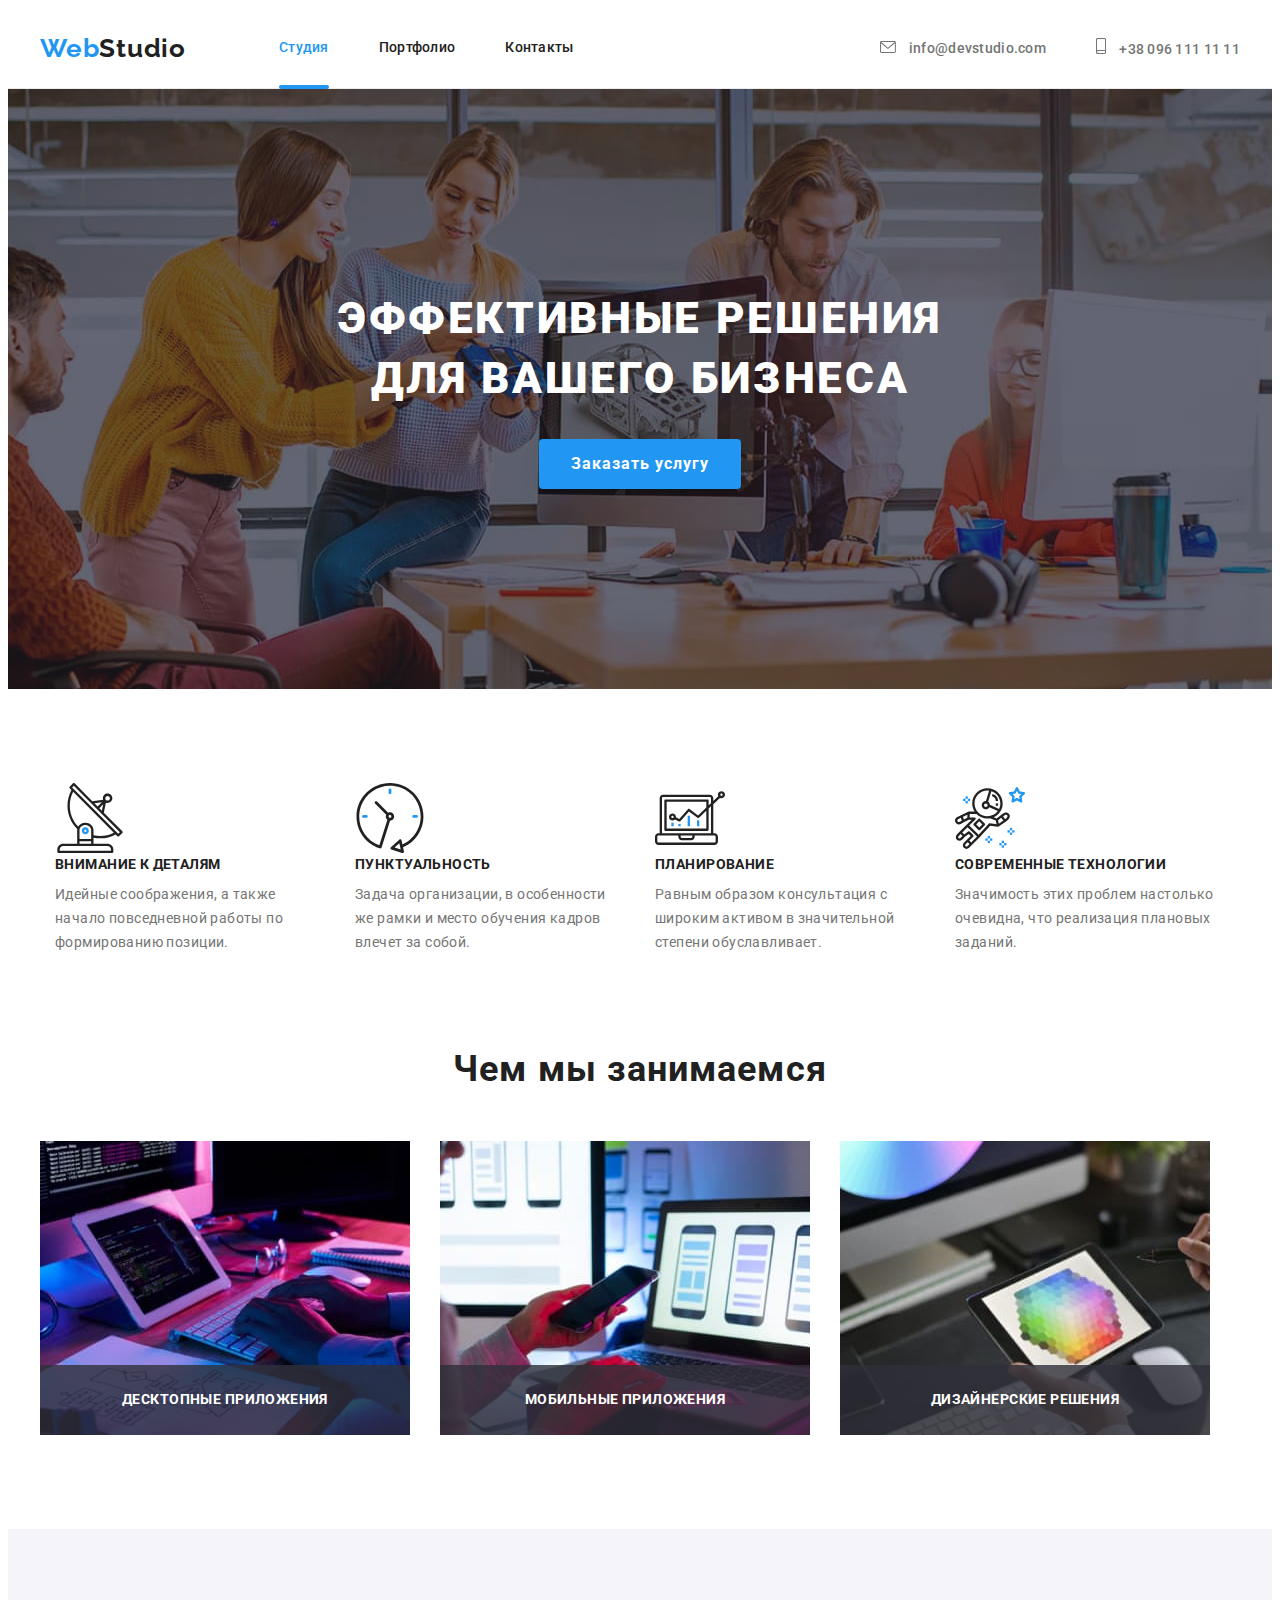
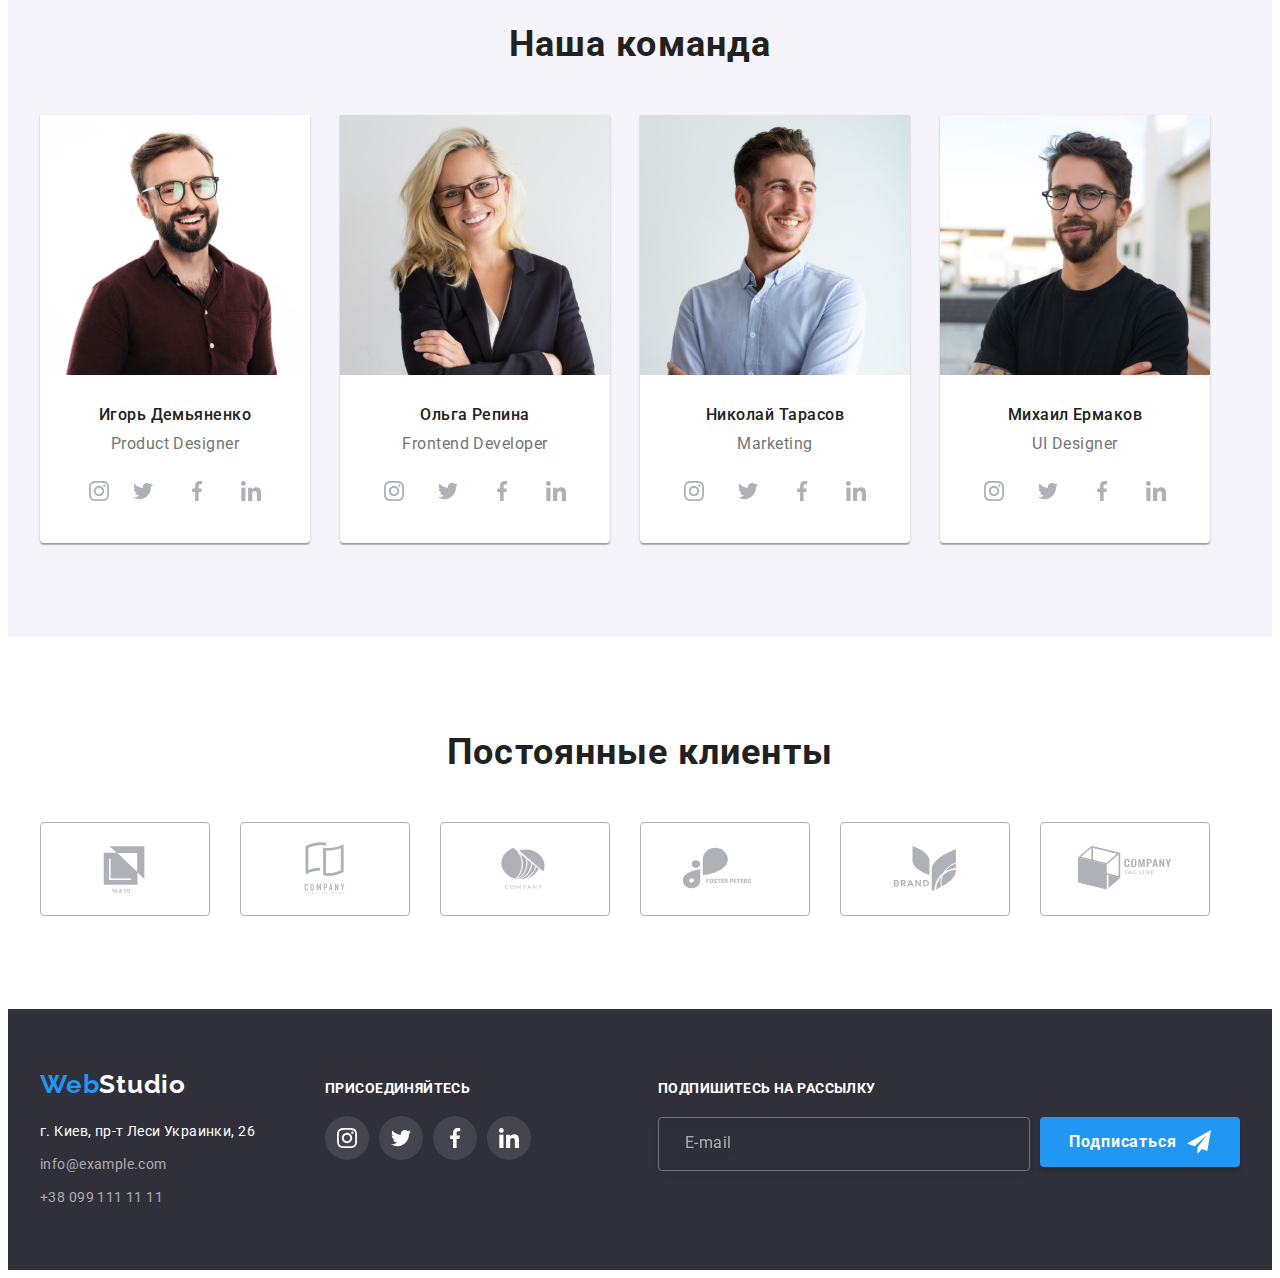
<file: index.html>
<!DOCTYPE html>
<html lang="ru">
  <head>
    <meta charset="UTF-8" />
    <meta http-equiv="X-UA-Compatible" content="IE=edge" />
    <meta name="viewport" content="width=device-width, initial-scale=1.0" />
    <title>WebStudio</title>
    <link rel="preconnect" href="https://fonts.googleapis.com" />
    <link rel="preconnect" href="https://fonts.gstatic.com" crossorigin />
    <link
      href="https://fonts.googleapis.com/css2?family=Raleway:wght@700&family=Roboto:wght@400;500;700;900&display=swap"
      rel="stylesheet"
    />
    <link
      rel="stylesheet"
      href="https://cdnjs.cloudflare.com/ajax/libs/modern-normalize/1.1.0/modern-normalize.min.css"
      integrity="sha512-wpPYUAdjBVSE4KJnH1VR1HeZfpl1ub8YT/NKx4PuQ5NmX2tKuGu6U/JRp5y+Y8XG2tV+wKQpNHVUX03MfMFn9Q=="
      crossorigin="anonymous"
      referrerpolicy="no-referrer"
    />
    <link rel="stylesheet" href="./css/main.min.css" />
  </head>
  <body>
    <!--header-->
    <header class="header">
      <div class="container header__container ">
        <a class="logo header__logo " lang="en" href="./index.html" target="_self"
          ><span class="logo__first-part">Web</span>Studio</a
        >
        <nav class="nav">
          <ul class="nav__list">
            <li class="nav__item">
              <a class="nav__link nav__link--active" href="./index.html">Студия</a>
            </li>
            <li class="nav__item">
              <a class="nav__link " href="./portfolio.html" target="_self">Портфолио</a>
            </li>
            <li class="nav__item"><a class="nav__link" href="">Контакты</a></li>
          </ul>
        </nav>
        <ul class="contacts-list list">
          <li class="contacts-list__item">
            <a class="contacts-list__link link" href="mailto:info@devstudio.com" title="Send email">
              <svg class="contacts-list__icon" width="16" height="12">
                <use href="./images/symbol-defs.svg#icon-envelope"></use>
              </svg>
              info@devstudio.com</a
            >
          </li>
          <li class="contacts-list__item">
            <a class="contacts-list__link link" href="tel:+380961111111" title="Call">
              <svg class="contacts-list__icon" width="10" height="16">
                <use href="./images/symbol-defs.svg#icon-smartphone"></use>
              </svg>
              +38 096 111 11 11</a
            >
          </li>
        </ul>
      </div>
    </header>
    <!--main-->
    <main class="main">
      <!--hero-->
      <section class="hero">
        <div class="container">
          <h1 class="hero__title">Эффективные решения для вашего бизнеса</h1>
          <button class="hero__btn" type="button" data-modal-open>Заказать услугу</button>
        </div>
      </section>
      <!--skils-->
      <section class="section">
        <div class="container">
          <h2 class="visually-hidden">Наши преимущества</h2>
          <ul class="skils-list">
            <li class="skils-list__item">
              <div class="skils-list__icon-field">
                <svg width="70" height="70">
                  <use href="./images/symbol-defs.svg#icon-antenna-1"></use>
                </svg>
              </div>
              <h3 class="skils-list__title">Внимание к деталям</h3>
              <p class="skils-list__text">
                Идейные соображения, а также начало повседневной работы по формированию позиции.
              </p>
            </li>
            <li class="skils-list__item">
              <div class="skils-list__icon-field">
                <svg width="70" height="70">
                  <use href="./images/symbol-defs.svg#icon-clock-1"></use>
                </svg>
              </div>
              <h3 class="skils-list__title">Пунктуальность</h3>
              <p class="skils-list__text">
                Задача организации, в особенности же рамки и место обучения кадров влечет за собой.
              </p>
            </li>
            <li class="skils-list__item">
              <div class="skils-list__icon-field">
                <svg width="70" height="70">
                  <use href="./images/symbol-defs.svg#icon-diagram-1"></use>
                </svg>
              </div>
              <h3 class="skils-list__title">Планирование</h3>
              <p class="skils-list__text">
                Равным образом консультация с широким активом в значительной степени обуславливает.
              </p>
            </li>
            <li class="skils-list__item">
              <div class="skils-list__icon-field">
                <svg width="70" height="70">
                  <use href="./images/symbol-defs.svg#icon-astronaut-1"></use>
                </svg>
              </div>
              <h3 class="skils-list__title">Современные технологии</h3>
              <p class="skils-list__text">
                Значимость этих проблем настолько очевидна, что реализация плановых заданий.
              </p>
            </li>
          </ul>
        </div>
      </section>
      <!--activity-->
      <section class="section section--no-padding-top">
        <div class="container">
          <h2 class="section__title">Чем мы занимаемся</h2>
          <ul class="activity-list">
            <li class="activity-list__item">
              <img src="./images/img.jpg" alt="koding work" width="370" height="294" />
              <div class="activity-list__block">
                <p class="activity-list__text">Десктопные приложения</p>
              </div>
            </li>
            <li class="activity-list__item">
              <img src="./images/img2.jpg" alt="developing aplication" width="370" height="294" />
              <div class="activity-list__block">
                <p class="activity-list__text">Мобильные приложения</p>
              </div>
            </li>
            <li class="activity-list__item">
              <img src="./images/img3.jpg" alt="design work" width="370" height="294" />
              <div class="activity-list__block">
                <p class="activity-list__text">Дизайнерские решения</p>
              </div>
            </li>
          </ul>
        </div>
      </section>
      <!--team-->
      <section class="section section--other-background-color">
        <div class="container">
          <h2 class="section__title">Наша команда</h2>
          <ul class="team-list">
            <li class="team-list__item">
              <img
                src="./images/img4.jpg"
                alt="personal photo"
                width="270"
                height="260"
              />
              <div class="team-list__box">
                <h3 class="team-list__title">Игорь Демьяненко</h3>
                <p class="team-list__text" lang="en">Product Designer</p>
                <ul class="social-list ">
                  <li class="list__item">
                    <a href="" class="social-list__link">
                      <svg class="social-list__icon" width="20" height="20">
                        <use href="./images/symbol-defs.svg#icon-instagram-1"></use>
                      </svg>
                    </a>
                  </li>
                  <li class="social-list__item">
                    <a href="" class="social-list__link">
                      <svg class="social-list__icon" width="20" height="20">
                        <use href="./images/symbol-defs.svg#icon-twitter-1"></use>
                      </svg>
                    </a>
                  </li>
                  <li class="social-list__item">
                    <a href="" class="social-list__link">
                      <svg class="social-list__icon" width="20" height="20">
                        <use href="./images/symbol-defs.svg#icon-facebook-1"></use>
                      </svg>
                    </a>
                  </li>
                  <li class="social-list__item">
                    <a href="" class="social-list__link">
                      <svg class="social-list__icon" width="20" height="20">
                        <use href="./images/symbol-defs.svg#icon-linkedin-1"></use>
                      </svg>
                    </a>
                  </li>
                </ul>
              </div>
            </li>
            <li class="team-list__item">
              <img
                src="./images/img5.jpg"
                alt="personal photo"
                width="270"
                height="260"
              />
              <div class="team-list__box">
                <h3 class="team-list__title">Ольга Репина</h3>
                <p class="team-list__text" lang="en">Frontend Developer</p>
                <ul class="social-list">
                  <li class="social-list__item">
                    <a href="" class="social-list__link">
                      <svg class="social-list__icon" width="20" height="20">
                        <use href="./images/symbol-defs.svg#icon-instagram-1"></use>
                      </svg>
                    </a>
                  </li>
                  <li class="social-list__item">
                    <a href="" class="social-list__link">
                      <svg class="social-list__icon" width="20" height="20">
                        <use href="./images/symbol-defs.svg#icon-twitter-1"></use>
                      </svg>
                    </a>
                  </li>
                  <li class="social-list__item">
                    <a href="" class="social-list__link">
                      <svg class="social-list__icon" width="20" height="20">
                        <use href="./images/symbol-defs.svg#icon-facebook-1"></use>
                      </svg>
                    </a>
                  </li>
                  <li class="social-list__item">
                    <a href="" class="social-list__link">
                      <svg class="social-list__icon" width="20" height="20">
                        <use href="./images/symbol-defs.svg#icon-linkedin-1"></use>
                      </svg>
                    </a>
                  </li>
                </ul>
              </div>
            </li>
            <li class="team-list__item">
              <img
                src="./images/img6.jpg"
                alt="personal photo"
                width="270"
                height="260"
              />
              <div class="team-list__box">
                <h3 class="team-list__title">Николай Тарасов</h3>
                <p class="team-list__text" lang="en">Marketing</p>
                <ul class="social-list">
                  <li class="social-list__item">
                    <a href="" class="social-list__link">
                      <svg class="social-list__icon" width="20" height="20">
                        <use href="./images/symbol-defs.svg#icon-instagram-1"></use>
                      </svg>
                    </a>
                  </li>
                  <li class="social-list__item">
                    <a href="" class="social-list__link">
                      <svg class="social-list__icon" width="20" height="20">
                        <use href="./images/symbol-defs.svg#icon-twitter-1"></use>
                      </svg>
                    </a>
                  </li>
                  <li class="social-list__item">
                    <a href="" class="social-list__link">
                      <svg class="social-list__icon" width="20" height="20">
                        <use href="./images/symbol-defs.svg#icon-facebook-1"></use>
                      </svg>
                    </a>
                  </li>
                  <li class="social-list__item">
                    <a href="" class="social-list__link">
                      <svg class="social-list__icon" width="20" height="20">
                        <use href="./images/symbol-defs.svg#icon-linkedin-1"></use>
                      </svg>
                    </a>
                  </li>
                </ul>
              </div>
            </li>
            <li class="team-list__item">
              <img
                src="./images/img7.jpg"
                alt="personal photo"
                width="270"
                height="260"
              />
              <div class="team-list__box">
                <h3 class="team-list__title">Михаил Ермаков</h3>
                <p class="team-list__text" lang="en">UI Designer</p>
                <ul class="social-list">
                  <li class="social-list__item">
                    <a href="" class="social-list__link">
                      <svg class="social-list__icon" width="20" height="20">
                        <use href="./images/symbol-defs.svg#icon-instagram-1"></use>
                      </svg>
                    </a>
                  </li>
                  <li class="social-list__item">
                    <a href="" class="social-list__link">
                      <svg class="social-list__icon" width="20" height="20">
                        <use href="./images/symbol-defs.svg#icon-twitter-1"></use>
                      </svg>
                    </a>
                  </li>
                  <li class="social-list__item">
                    <a href="" class="social-list__link">
                      <svg class="social-list__icon" width="20" height="20">
                        <use href="./images/symbol-defs.svg#icon-facebook-1"></use>
                      </svg>
                    </a>
                  </li>
                  <li class="social-list__item">
                    <a href="" class="social-list__link">
                      <svg class="social-list__icon" width="20" height="20">
                        <use href="./images/symbol-defs.svg#icon-linkedin-1"></use>
                      </svg>
                    </a>
                  </li>
                </ul>
              </div>
            </li>
          </ul>
        </div>
      </section>
      <!--clients-->
      <section class="section">
        <div class="container">
          <h2 class="section__title">Постоянные клиенты</h2>
          <ul class="clients-list">
            <li class="clients-list__item">
              <a href="" class="clients-list__link link">
                <svg class="clients-list__icon" width="106" height="60">
                  <use href="./images/symbol-defs.svg#icon-logo-1"></use>
                </svg>
              </a>
            </li>
            <li class="clients-list__item">
              <a href="" class="clients-list__link link">
                <svg class="clients-list__icon" width="106" height="60">
                  <use href="./images/symbol-defs.svg#icon-logo-2"></use>
                </svg>
              </a>
            </li>
            <li class="clients-list__item">
              <a href="" class="clients-list__link link">
                <svg class="clients-list__icon" width="106" height="60">
                  <use href="./images/symbol-defs.svg#icon-logo-3"></use>
                </svg>
              </a>
            </li>
            <li class="clients-list__item">
              <a href="" class="clients-list__link link">
                <svg class="clients-list__icon" width="106" height="60">
                  <use href="./images/symbol-defs.svg#icon-logo-4"></use>
                </svg>
              </a>
            </li>
            <li class="clients-list__item">
              <a href="" class="clients-list__link link">
                <svg class="clients-list__icon" width="106" height="60">
                  <use href="./images/symbol-defs.svg#icon-logo-5"></use>
                </svg>
              </a>
            </li>
            <li class="clients-list__item">
              <a href="" class="clients-list__link link">
                <svg class="clients-list__icon" width="106" height="60">
                  <use href="./images/symbol-defs.svg#icon-logo-6"></use>
                </svg>
              </a>
            </li>
          </ul>
        </div>
      </section>
    </main>
    <!--footer-->
    <footer class="footer">
      <div class="container">
        <div class="footer-section">
          <div class="footer-contacts">
            <a class="footer-contacts__logo logo" lang="en" href="./index.html"
              ><span class="logo__first-part">Web</span>Studio</a
            >
            <address class="address">
              <ul class="address-list">
                <li class="address-list__item">
                  <a
                    class="address-list__link"
                    href="https://goo.gl/maps/atiyrTqtyaCwYyuk9"
                    target="_blank"
                    title="Open in Google maps"
                    rel="nofollow noreferrer noopener"
                    >г. Киев, пр-т Леси Украинки, 26
                  </a>
                </li>
                <li class="address-list__item">
                  <a class="address-list__link address-list__link--other-color" href="mailto:info@example.com" title="Send email"
                    >info@example.com</a
                  >
                </li>
                <li class="address-list__item">
                  <a class="address-list__link address-list__link--other-color" href="tel:+380991111111" title="Call"
                    >+38 099 111 11 11</a
                  >
                </li>
              </ul>
            </address>
          </div>
          <div class="join">
            <p class="join__text">присоединяйтесь</p>
            <ul class="join-list">
              <li class="join-list__item">
                <a href="" class="join-list__link">
                  <svg class="join-list__icon" width="20" height="20">
                    <use href="./images/symbol-defs.svg#icon-instagram-1"></use>
                  </svg>
                </a>
              </li>
              <li class="join-list__item">
                <a href="" class="join-list__link">
                  <svg class="join-list__icon" width="20" height="20">
                    <use href="./images/symbol-defs.svg#icon-twitter-1"></use>
                  </svg>
                </a>
              </li>
              <li class="join-list__item">
                <a href="" class="join-list__link">
                  <svg class="join-list__icon" width="20" height="20">
                    <use href="./images/symbol-defs.svg#icon-facebook-1"></use>
                  </svg>
                </a>
              </li>
              <li class="join-list__item">
                <a href="" class="join-list__link">
                  <svg class="join-list__icon" width="20" height="20">
                    <use href="./images/symbol-defs.svg#icon-linkedin-1"></use>
                  </svg>
                </a>
              </li>
            </ul>
          </div>
          <div class="footer-form-block">
            <form class="footer-form">
              <p class="footer-form__title">Подпишитесь на рассылку</p>
              <div class="footer-form-field">
                <label class="footer-form-field__label">
                  <input type="email"class="footer-form-field__input" name="email" required placeholder="E-mail">
                </label>
               <button type="submit" class="footer-form-field__button"><span class="footer-form-field__text">Подписаться</span>
                 <svg class="footer-form-field__icon" width="24px" height="24px">
                  <use href="./images/symbol-defs.svg#icon-icon-send"></use>
                 </svg>
               </button>
              </div>
            </form>
          </div>
        </div>
      </div>
    </footer>
    <div class="backdrop is-hidden" data-modal>
      <div class="modal">
        <button type="modal__button" class="modal__close" data-modal-close>
          <svg class="modal__icon" width="18" height="18">
            <use href="./images/symbol-defs.svg#icon-close-icon"></use>
          </svg>
        </button>
        <form class="contact-form">
          <p class="contact-form__title">Оставьте свои данные, мы вам перезвоним</p>
          <label class="contact-form__label">
            <span class="contact-form__text">Имя</span>
            <span class="contact-form__block">
              <input
                type="text"
                class="contact-form__input"
                name="user-name"
                required
                pattern="[a-zA-Z]*"
                title="Oleksandr"
                autofocus
              />
              <svg class="contact-form__icon" height="18" width="18">
                <use href="images/symbol-defs.svg#icon-person-black"></use>
              </svg>
            </span>
          </label>
          <label class="contact-form__label"
            ><span class="contact-form__text">Телефон</span>
            <span class="contact-form__block"
              ><input
                type="tel"
                class="contact-form__input"
                name="user-tel"
                required
                pattern="[0-9]{3}-[0-9]{3}-[0-9]{2}-[0-9]{2}"
                title="xxx-xxx-xx-xx"
              /><svg class="contact-form__icon" height="18" width="18">
                <use href="images/symbol-defs.svg#icon-phone-black"></use>
              </svg>
            </span>
          </label>
          <label class="contact-form__label">
            <span class="contact-form__text">Почта</span>
            <span class="contact-form__block"
              ><input type="email" class="contact-form__input" name="email" required /><svg
                class="contact-form__icon"
                height="18"
                width="18"
              >
                <use href="images/symbol-defs.svg#icon-email-black"></use>
              </svg>
            </span>
          </label>
          <label class="contact-form__label last">
            <span class="contact-form__text">Комментарий</span>
            <textarea class="contact-form__message" name="user-message" placeholder="Введите текст">
            </textarea>
          </label>
          <input
            type="checkbox"
            class="contact-form__checkbox-input visually-hidden"
            name="checkbox"
            id="checkbox"
            required
          />
          <label for="checkbox" class="contact-form__checkbox"
            >Соглашаюсь с рассылкой и принимаю&nbsp;
            <a href="" class="contact-form__link">Условия договора</a></label
          >
          <button type="submit" class="contact-form__button">Отправить</button>
        </form>
      </div>
    </div>
    <script src="./js/modal.js"></script>
  </body>
</html>
</file>
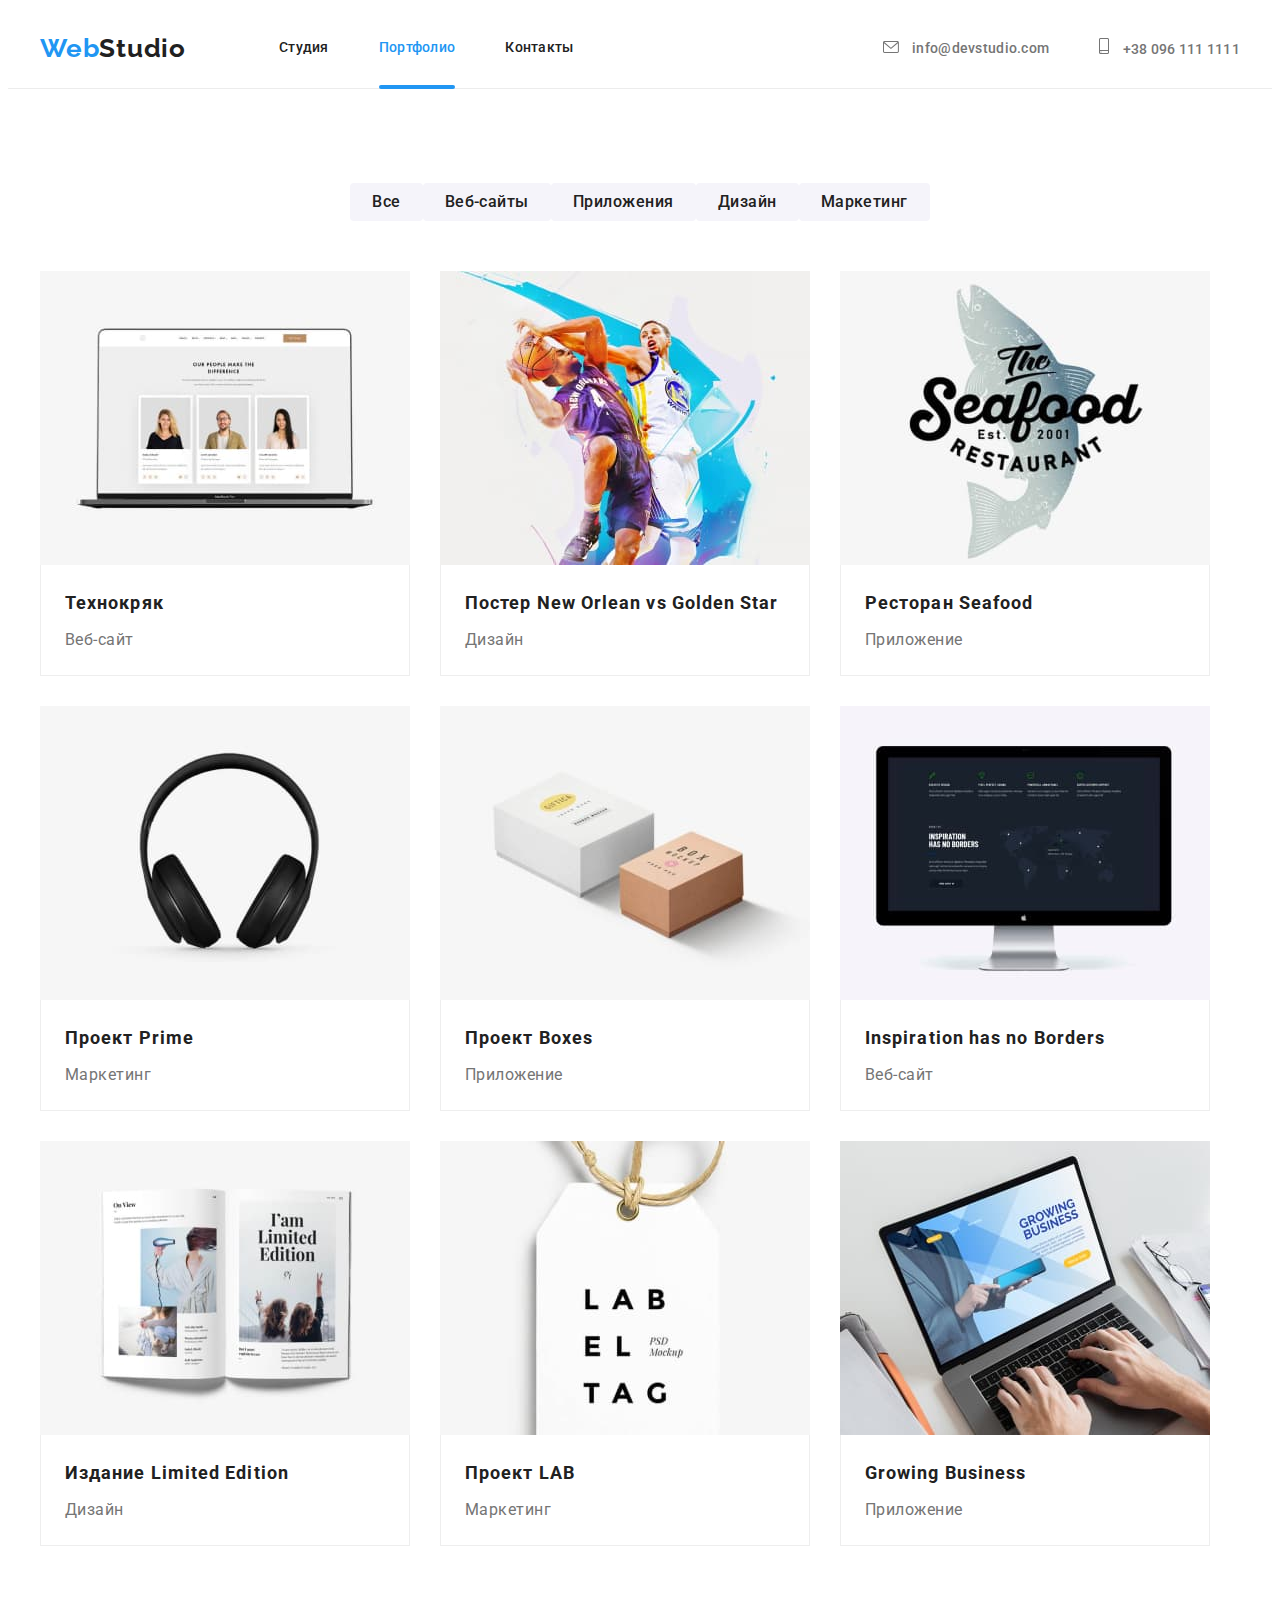
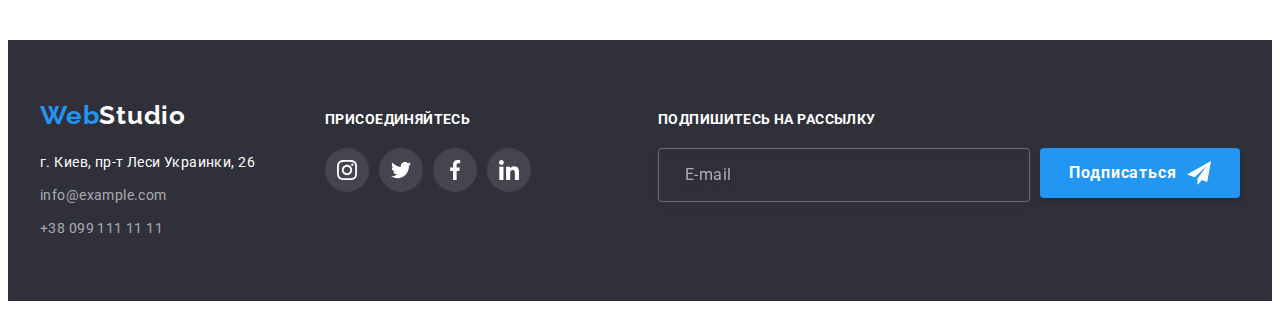
<file: portfolio.html>
<!DOCTYPE html>
<html lang="ru">
  <head>
    <meta charset="UTF-8" />
    <meta http-equiv="X-UA-Compatible" content="IE=edge" />
    <meta name="viewport" content="width=device-width, initial-scale=1.0" />
    <title>WebStudio</title>
    <link rel="preconnect" href="https://fonts.googleapis.com" />
    <link rel="preconnect" href="https://fonts.gstatic.com" crossorigin />
    <link
      href="https://fonts.googleapis.com/css2?family=Raleway:wght@700&family=Roboto:wght@400;500;700;900&display=swap"
      rel="stylesheet"
    />
    <link
      rel="stylesheet"
      href="https://cdnjs.cloudflare.com/ajax/libs/modern-normalize/1.1.0/modern-normalize.min.css"
      integrity="sha512-wpPYUAdjBVSE4KJnH1VR1HeZfpl1ub8YT/NKx4PuQ5NmX2tKuGu6U/JRp5y+Y8XG2tV+wKQpNHVUX03MfMFn9Q=="
      crossorigin="anonymous"
      referrerpolicy="no-referrer"
    />
    <link rel="stylesheet" href="./css/main.min.css" />
  </head>
  <body>
    <!--header-->
    <header class="header">
      <div class="container header__container">
        <a class="logo header__logo" lang="en" href="./index.html" target="_self"
          ><span class="logo__first-part">Web</span>Studio</a
        >
        <nav class="nav">
          <ul class="nav__list">
            <li class="nav__item">
              <a class="nav__link" href="./index.html">Студия</a>
            </li>
            <li class="nav__item">
              <a class="nav__link nav__link--active" href="./portfolio.html" target="_self"
                >Портфолио</a
              >
            </li>
            <li class="nav__item"><a class="nav__link" href="">Контакты</a></li>
          </ul>
        </nav>
        <ul class="contacts-list">
          <li class="contacts-list__item">
            <a class="contacts-list__link link" href="mailto:info@devstudio.com" title="Send email">
              <svg class="contacts-list__icon" width="16" height="12">
                <use href="./images/symbol-defs.svg#icon-envelope"></use>
              </svg>
              info@devstudio.com</a
            >
          </li>
          <li class="contacts-list__item">
            <a class="contacts-list__link" href="tel:+380961111111" title="Call">
              <svg class="contacts-list__icon" width="10" height="16">
                <use href="./images/symbol-defs.svg#icon-smartphone"></use>
              </svg>
              +38 096 111 1111</a
            >
          </li>
        </ul>
      </div>
    </header>
    <!--main_portfolio-->
    <main>
      <section class="section">
        <div class="container">
          <h1 class="visually-hidden">Наши роботы</h1>
          <ul class="work-nav-list list">
            <li class="work-nav-list__item">
              <button class="work-nav__btn" type="button">Все</button>
            </li>
            <li class="work-nav-list__item">
              <button class="work-nav__btn" type="button">Веб-сайты</button>
            </li>
            <li class="work-nav-list__item">
              <button class="work-nav__btn" type="button">Приложения</button>
            </li>
            <li class="work-nav-list__item">
              <button class="work-nav__btn" type="button">Дизайн</button>
            </li>
            <li class="work-nav-list__item">
              <button class="work-nav__btn" type="button">Маркетинг</button>
            </li>
          </ul>
          <ul class="cards-list">
            <li class="cards-list__item">
              <a href="" class="cards-list__link">
                <div class="cards-list__img-wrapper">
                  <img src="./images/img_portfolio_1.jpg" alt="open laptop" />
                  <p class="cards-list__overlay">
                    Ресурс предлагает комплексные предложения с разным уровнем функционала и
                    сервисов. Все это позволит посетителю получить исчерпывающие сведения о компании
                    или частном лице.
                  </p>
                </div>
                <div class="cards-list__box">
                  <h2 class="cards-list__title">Технокряк</h2>
                  <p class="cards-list__text">Веб-сайт</p>
                </div>
              </a>
            </li>
            <li class="cards-list__item">
              <a href="" class="cards-list__link">
                <div class="cards-list__img-wrapper">
                  <img src="./images/img_portfolio_2.jpg" alt="basketball players" />
                  <p class="cards-list__overlay">
                    Ресурс предлагает комплексные предложения с разным уровнем функционала и
                    сервисов. Все это позволит посетителю получить исчерпывающие сведения о компании
                    или частном лице.
                  </p>
                </div>
                <div class="cards-list__box">
                  <h2 class="cards-list__title">Постер New Orlean vs Golden Star</h2>
                  <p class="cards-list__text">Дизайн</p>
                </div>
              </a>
            </li>
            <li class="cards-list__item">
              <a href="" class="cards-list__link">
                <div class="cards-list__img-wrapper">
                  <img src="./images/img_portfolio_3.jpg" alt="logotype Seafood" />
                  <p class="cards-list__overlay">
                    Ресурс предлагает комплексные предложения с разным уровнем функционала и
                    сервисов. Все это позволит посетителю получить исчерпывающие сведения о компании
                    или частном лице.
                  </p>
                </div>
                <div class="cards-list__box">
                  <h2 class="cards-list__title">Ресторан Seafood</h2>
                  <p class="cards-list__text">Приложение</p>
                </div></a
              >
            </li>
            <li class="cards-list__item">
              <a href="" class="cards-list__link">
                <div class="cards-list__img-wrapper">
                  <img src="./images/img_portfolio_4.jpg" alt="headphone" />
                  <p class="cards-list__overlay">
                    Ресурс предлагает комплексные предложения с разным уровнем функционала и
                    сервисов. Все это позволит посетителю получить исчерпывающие сведения о компании
                    или частном лице.
                  </p>
                </div>
                <div class="cards-list__box">
                  <h2 class="cards-list__title">Проект Prime</h2>
                  <p class="cards-list__text">Маркетинг</p>
                </div>
              </a>
            </li>
            <li class="cards-list__item">
              <a href="" class="cards-list__link">
                <div class="cards-list__img-wrapper">
                  <img src="./images/img_portfolio_5.jpg" alt="boxes" />
                  <p class="cards-list__overlay">
                    Ресурс предлагает комплексные предложения с разным уровнем функционала и
                    сервисов. Все это позволит посетителю получить исчерпывающие сведения о компании
                    или частном лице.
                  </p>
                </div>
                <div class="cards-list__box">
                  <h2 class="cards-list__title">Проект Boxes</h2>
                  <p class="cards-list__text">Приложение</p>
                </div>
              </a>
            </li>
            <li class="cards-list__item">
              <a href="" class="cards-list__link link">
                <div class="cards-list__img-wrapper">
                  <img src="./images/img_portfolio_6.jpg" alt="IMac display" />
                  <p class="cards-list__overlay">
                    Ресурс предлагает комплексные предложения с разным уровнем функционала и
                    сервисов. Все это позволит посетителю получить исчерпывающие сведения о компании
                    или частном лице.
                  </p>
                </div>
                <div class="cards-list__box">
                  <h2 class="cards-list__title">Inspiration has no Borders</h2>
                  <p class="cards-list__text">Веб-сайт</p>
                </div>
              </a>
            </li>
            <li class="cards-list__item">
              <a class="cards-list__link" href="">
                <div class="cards-list__img-wrapper">
                  <img src="./images/img_portfolio_7.jpg" alt="open book" />
                  <p class="cards-list__overlay">
                    Ресурс предлагает комплексные предложения с разным уровнем функционала и
                    сервисов. Все это позволит посетителю получить исчерпывающие сведения о компании
                    или частном лице.
                  </p>
                </div>
                <div class="cards-list__box">
                  <h2 class="cards-list__title">Издание Limited Edition</h2>
                  <p class="cards-list__text">Дизайн</p>
                </div>
              </a>
            </li>
            <li class="cards-list__item">
              <a class="cards-list__link link" href="">
                <div class="cards-list__img-wrapper">
                  <img src="./images/img_portfolio_8.jpg" alt="label" />
                  <p class="cards-list__overlay">
                    Ресурс предлагает комплексные предложения с разным уровнем функционала и
                    сервисов. Все это позволит посетителю получить исчерпывающие сведения о компании
                    или частном лице.
                  </p>
                </div>
                <div class="cards-list__box">
                  <h2 class="cards-list__title">Проект LAB</h2>
                  <p class="cards-list__text">Маркетинг</p>
                </div>
              </a>
            </li>
            <li class="cards-list__item">
              <a class="cards-list__link" href="">
                <div class="cards-list__img-wrapper">
                  <img src="./images/img_portfolio_9.jpg" alt="working on laptop " />
                  <p class="cards-list__overlay">
                    Ресурс предлагает комплексные предложения с разным уровнем функционала и
                    сервисов. Все это позволит посетителю получить исчерпывающие сведения о компании
                    или частном лице.
                  </p>
                </div>
                <div class="cards-list__box">
                  <h2 class="cards-list__title">Growing Business</h2>
                  <p class="cards-list__text">Приложение</p>
                </div>
              </a>
            </li>
          </ul>
        </div>
      </section>
    </main>
    <!--footer-->
    <footer class="footer">
      <div class="container">
        <div class="footer-section">
          <div class="footer-contacts">
            <a class="footer-contacts__logo logo" lang="en" href="./index.html"
              ><span class="logo__first-part">Web</span>Studio</a
            >
            <address class="address">
              <ul class="address-list">
                <li class="address-list__item">
                  <a
                    class="address-list__link"
                    href="https://goo.gl/maps/atiyrTqtyaCwYyuk9"
                    target="_blank"
                    title="Open in Google maps"
                    rel="nofollow noreferrer noopener"
                    >г. Киев, пр-т Леси Украинки, 26</a
                  >
                </li>
                <li class="address-list__item">
                  <a
                    class="address-list__link address-list__link--other-color"
                    href="mailto:info@example.com"
                    title="Send email"
                    >info@example.com</a
                  >
                </li>
                <li class="address-list__item">
                  <a
                    class="address-list__link address-list__link--other-color"
                    href="tel:+380991111111"
                    title="Call"
                    >+38 099 111 11 11</a
                  >
                </li>
              </ul>
            </address>
          </div>
          <div class="join">
            <p class="join__text">присоединяйтесь</p>
            <ul class="join-list">
              <li class="join-list__item">
                <a href="" class="join-list__link">
                  <svg class="join-list__icon" width="20" height="20">
                    <use href="./images/symbol-defs.svg#icon-instagram-1"></use>
                  </svg>
                </a>
              </li>
              <li class="join-list__item">
                <a href="" class="join-list__link">
                  <svg class="join-list__icon" width="20" height="20">
                    <use href="./images/symbol-defs.svg#icon-twitter-1"></use>
                  </svg>
                </a>
              </li>
              <li class="join-list__item">
                <a href="" class="join-list__link">
                  <svg class="join-list__icon" width="20" height="20">
                    <use href="./images/symbol-defs.svg#icon-facebook-1"></use>
                  </svg>
                </a>
              </li>
              <li class="join-list__item">
                <a href="" class="join-list__link">
                  <svg class="join-list__icon" width="20" height="20">
                    <use href="./images/symbol-defs.svg#icon-linkedin-1"></use>
                  </svg>
                </a>
              </li>
            </ul>
          </div>
          <div class="footer-form-block">
            <form class="footer-form">
              <p class="footer-form__title">Подпишитесь на рассылку</p>
              <div class="footer-form-field">
                <label class="footer-form-field__label">
                  <input
                    type="email"
                    class="footer-form-field__input"
                    name="email"
                    required
                    placeholder="E-mail"
                  />
                </label>
                <button type="submit" class="footer-form-field__button">
                  <span class="footer-form-field__text">Подписаться</span>
                  <svg class="footer-form-field__icon" width="24px" height="24px">
                    <use href="./images/symbol-defs.svg#icon-icon-send"></use>
                  </svg>
                </button>
              </div>
            </form>
          </div>
        </div>
      </div>
    </footer>
  </body>
</html>
</file>
<file: css/main.min.css>
:root{--primary-font-family: "Roboto", sans-serif;--secondary-font-family: "Raleway", sans-serif;--primary-text-color: #212121;--secondary-text-color: #757575;--thirdty-text-color: #ffffff;--accent-color: #2196f3;--footer-background-color: #2f303a;--primary-background-color: #ffffff;--secondary-background-color: #f5f4fa}h1,h2,h3,p{margin-top:0;margin-bottom:0}ul,ol{margin-top:0;margin-bottom:0;padding-left:0}img{display:block;max-width:100%;height:auto}ul{list-style:none}a{text-decoration:none;font-family:inherit}body{font-family:var(--primary-font-family);color:var(--primary-text-color)}.container{margin-left:auto;margin-right:auto;width:1200px;padding-left:15px;padding-right:15px}.section{padding-top:94px;padding-bottom:94px}.section__title{margin-bottom:50px;font-weight:700;font-size:36px;line-height:1.17;text-align:center;letter-spacing:.03em;color:var(--primary-text-color)}.logo{font-family:var(--secondary-font-family);font-weight:700;font-size:26px;line-height:1.19;letter-spacing:.03em}.logo__first-part{color:var(--accent-color)}.visually-hidden{position:absolute;width:1px;height:1px;margin:-1px;border:0;padding:0;white-space:nowrap;clip-path:inset(100%);clip:rect(0 0 0 0);overflow:hidden}.backdrop{background-color:rgba(0,0,0,.2);position:fixed;top:0;left:0;width:100%;height:100%;transition:background-color 250ms cubic-bezier(0.4, 0, 0.2, 1),opacity 250ms cubic-bezier(0.4, 0, 0.2, 1),visibility 250ms cubic-bezier(0.4, 0, 0.2, 1)}.backdrop.is-hidden{opacity:0;visibility:hidden;pointer-events:none}.modal{position:absolute;top:50%;left:50%;transform:translate(-50%, -50%);height:581px;width:528px;background:#fff;box-shadow:0px 1px 3px rgba(0,0,0,.12),0px 1px 1px rgba(0,0,0,.14),0px 2px 1px rgba(0,0,0,.2);border-radius:4px;padding:40px 40px}.modal__close{width:30px;height:30px;border-radius:50%;display:flex;justify-content:center;align-items:center;padding:0;background-color:rgba(0,0,0,0);border:1px solid rgba(0,0,0,.1);position:absolute;right:8px;top:8px;cursor:pointer}.modal__icon{transition:fill 250ms cubic-bezier(0.4, 0, 0.2, 1)}.modal-button-close:hover .modal__icon,.modal-button-close:focus .modal__icon{fill:var(--accent-color)}.contact-form{display:flex;flex-direction:column}.contact-form__title{font-family:var(--primary-font-family);font-weight:700;font-size:20px;line-height:1.15;text-align:center;letter-spacing:.03em;color:var(--primary-text-color);margin-bottom:12px}.contact-form_label{margin-bottom:10px}.contact-form__input{width:100%;height:40px;border:1px solid rgba(33,33,33,.2);border-radius:4px;padding-left:42px;outline:none;transition:border-color 250ms cubic-bezier(0.4, 0, 0.2, 1)}.contact-form__input:focus{border-color:var(--accent-color);outline:none}.contact-form__message{display:block;width:100%;height:120px;border:1px solid rgba(33,33,33,.2);border-radius:4px;resize:none;padding:12px 16px;transition:border-color 250ms cubic-bezier(0.4, 0, 0.2, 1)}.contact-form__message:focus{border-color:var(--accent-color);outline:none}.contact-form__message::placeholder{font-family:var(--primary-font-family);font-size:12px;line-height:1.16;letter-spacing:.01em;color:rgba(117,117,117,.5)}.contact-form__text{display:inline-block;font-family:var(--primary-font-family);font-size:12px;line-height:1.17;letter-spacing:.01em;color:var(--secondary-text-color);margin-bottom:4px}.contact-form__icon{position:absolute;left:12px;top:50%;transform:translateY(-50%);transition:fill 250ms cubic-bezier(0.4, 0, 0.2, 1)}.contact-form-input:focus+.contact-form__icon{fill:var(--accent-color)}.contact-form__block{position:relative}.last{margin-bottom:20px}.check-box-block{display:flex;margin-bottom:30px}.contact-form__checkbox{justify-content:center;display:flex;align-items:center;cursor:pointer;margin-bottom:30px;font-family:var(--primary-font-family);font-size:14px;line-height:1.7;letter-spacing:.03em;color:var(--secondary-text-color)}.contact-form__checkbox::before{display:block;content:"";width:16px;height:15px;border:2px solid #212121;box-shadow:0px 1px 3px rgba(0,0,0,.12),0px 1px 1px rgba(0,0,0,.14),0px 2px 1px rgba(0,0,0,.2);border-radius:4px;margin-right:9px;transition:background-image 250ms cubic-bezier(0.4, 0, 0.2, 1),border 250ms cubic-bezier(0.4, 0, 0.2, 1),box-shadow 250ms cubic-bezier(0.4, 0, 0.2, 1),border-color 250ms cubic-bezier(0.4, 0, 0.2, 1)}.contact-form__checkbox-input:focus+.contact-form__checkbox::before{border-color:var(--accent-color)}.contact-form__checkbox-input:checked+.contact-form__checkbox::before{background-image:url("../images/icon_check.svg");background-size:contain;border:none;box-shadow:none;border-radius:2px}.contact-form__link{font-size:inherit;color:var(--accent-color)}.contact-form__button{font-family:var(--primary-font-family);font-weight:700;font-size:16px;line-height:1.88;text-align:center;letter-spacing:.06em;color:#fff;background:#2196f3;box-shadow:0px 4px 4px rgba(0,0,0,.15);border-radius:4px;min-width:200px;height:50px;transition:background-color 250ms cubic-bezier(0.4, 0, 0.2, 1);border:none;align-self:center}.contact-form__button:hover,.contact-form__button:focus{background-color:#188ce8}.nav__link{color:var(--primary-text-color);padding-top:32px;padding-bottom:32px;transition:color 250ms cubic-bezier(0.4, 0, 0.2, 1);font-family:var(--primary-font-family);font-weight:500;font-size:14px;line-height:1.14;letter-spacing:.02em}.nav__link:hover,.nav__link:focus{color:var(--accent-color)}.contacts-list__link{color:var(--secondary-text-color);transition:color 250ms cubic-bezier(0.4, 0, 0.2, 1);font-family:var(--primary-font-family);font-weight:500;font-size:14px;line-height:1.14;letter-spacing:.02em}.contacts-list__link:hover,.contacts-list__link:focus{color:var(--accent-color)}.header{background-color:var(--primary-background-color);border-bottom:1px solid #ececec}.header__logo{color:var(--primary-text-color);margin-right:93px}.header__container{display:flex;align-items:center}.nav__list{display:flex;align-items:center}.contacts-list{display:flex;margin-left:auto;align-items:center}.contacts-list__item:not(:last-child){margin-right:50px}.nav__item{display:flex}.nav__item:not(:last-child){margin-right:50px}.contacts-list__icon{margin-right:10px;fill:#757575;transition:fill 250ms cubic-bezier(0.4, 0, 0.2, 1)}.contacts-list__link:hover .contacts-list__icon,.contacts-list__link:focus .contacts-list__icon{fill:var(--accent-color)}.nav__link--active{color:var(--accent-color);position:relative;transition:color 250ms cubic-bezier(0.4, 0, 0.2, 1)}.nav__link--active::after{content:"";display:block;position:absolute;background-color:#2196f3;border-radius:2px;height:4px;width:100%;bottom:-1px;left:0;transition:backdround-color 250ms cubic-bezier(0.4, 0, 0.2, 1)}.social-list{display:flex;justify-content:center}.social-list__item:not(:last-child){margin-right:10px}.social-list__icon{fill:#afb1b8;transition:fill 250ms cubic-bezier(0.4, 0, 0.2, 1)}.social-list__link:hover .social-list__icon,.social-list__link:focus .social-list__icon{fill:var(--thirdty-text-color)}.social-list__link{display:flex;justify-content:center;align-items:center;border-radius:50%;width:44px;height:44px;transition:background-color 250ms cubic-bezier(0.4, 0, 0.2, 1)}.social-list__link:hover,.social-list__link:focus{background-color:var(--accent-color)}.footer{background:var(--footer-background-color);padding-bottom:60px;padding-top:60px}.footer-contacts__logo{color:var(--thirdty-text-color);display:block;margin-bottom:20px}.address-list__link{color:var(--thirdty-text-color);transition:color 250ms cubic-bezier(0.4, 0, 0.2, 1);font-size:14px;line-height:1.71;letter-spacing:.03em}.address-list__link:hover,.address-list__link:focus{color:var(--accent-color)}.address{font-style:normal}.address-list__link--other-color{color:rgba(255,255,255,.6)}.address-list__item:not(:last-child){margin-bottom:9px}.footer-section{display:flex;align-items:baseline}.footer-contacts{margin-right:70px}.join__text{font-weight:700;font-size:14px;line-height:1.17;letter-spacing:.03em;text-transform:uppercase;color:var(--thirdty-text-color);margin-bottom:10px;margin-bottom:20px}.join-list{display:flex}.join-list__item:not(:last-child){margin-right:10px}.join-list__link{border-radius:50%;display:flex;justify-content:center;align-items:center;width:44px;height:44px;background-color:rgba(255,255,255,.1);transition:background-color 250ms cubic-bezier(0.4, 0, 0.2, 1)}.join-list__link:hover,.join-list__link:focus{background-color:var(--accent-color)}.join-list__icon{fill:var(--thirdty-text-color)}.footer-form-block{margin-left:auto}.footer-form__title{font-family:var(--primary-font-family);font-weight:700;font-size:14px;line-height:1.14;letter-spacing:.03em;text-transform:uppercase;color:var(--thirdty-text-color);margin-bottom:20px}.footer-form-field__label{margin-right:10px}.footer-form-field__input{border:1px solid rgba(255,255,255,.3);filter:drop-shadow(0px 4px 4px rgba(0, 0, 0, 0.15));border-radius:4px;background-color:rgba(0,0,0,0);height:50px;width:358px;padding-left:10px;color:var(--thirdty-text-color)}.footer-form-field__input:focus{border-color:var(--accent-color);outline:none}.footer-form-field__input::placeholder{display:block;font-family:var(--primary-font-family);font-size:16px;line-height:20px;letter-spacing:.03em;color:rgba(255,255,255,.6);padding-left:16px}.footer-form-field__button{display:flex;justify-content:center;align-items:center;background:var(--accent-color);box-shadow:0px 4px 4px rgba(0,0,0,.15);border-radius:4px;height:50px;width:200px;padding:0;border:none;cursor:pointer;transition:background-color 250ms cubic-bezier(0.4, 0, 0.2, 1);position:relative}.footer-form-field__button:hover,.footer-form-field__button:focus{background-color:#188ce8}.footer-form-field{display:flex}.footer-form-field__text{font-family:var(--primary-font-family);font-weight:700;font-size:16px;line-height:1.88;letter-spacing:.06em;color:var(--thirdty-text-color)}.footer-form-field__icon{margin-left:10px}.hero{padding-top:200px;padding-bottom:200px;text-align:center;max-width:1600px;margin-left:auto;margin-right:auto;background-image:linear-gradient(rgba(47, 48, 58, 0.4), rgba(47, 48, 58, 0.4)),url(../images/hero_bgimg.jpg);background-size:cover;background-repeat:no-repeat;background-position:center;background-color:#c4c4c4}.hero__title{font-weight:900;font-size:44px;line-height:1.36;text-align:center;letter-spacing:.06em;text-transform:uppercase;color:var(--thirdty-text-color);width:696px;margin-bottom:30px;margin-left:auto;margin-right:auto}.hero__btn{font-family:inherit;font-weight:700;font-size:16px;line-height:1.88;letter-spacing:.06em;color:var(--thirdty-text-color);background-color:#2196f3;cursor:pointer;min-width:200px;padding:10px 32px;border-radius:4px;box-shadow:0px 4px 4px rgba(0,0,0,.15);border-width:0;transition:color 250ms cubic-bezier(0.4, 0, 0.2, 1)}.hero__btn:hover,.hero__btn:focus{background-color:#188ce8}.skils-list__title{font-weight:700;font-size:14px;line-height:1.14;letter-spacing:.03em;text-transform:uppercase;color:var(--primary-text-color);margin-bottom:10px}.skils-list__text{color:var(--secondary-text-color);font-size:14px;line-height:1.71;letter-spacing:.03em}.skils-list{display:flex;justify-content:center}.skils-list__item{flex-basis:calc((100% - 120px)/4)}.skils-list__item:not(:last-child){margin-right:30px}.skils-list-field{margin-bottom:30px;display:flex;text-align:center;justify-content:center;padding-top:25px;padding-bottom:25px;background-color:#f5f4fa;border-radius:4px}.activity-list{display:flex}.activity-list__item{flex-basis:calc((100% - 90px)/3);position:relative}.activity-list__item:not(:last-child){margin-right:30px}.activity-list__block{color:var(--thirdty-text-color);display:flex;justify-content:center;align-items:center;height:70px;background-color:rgba(47,48,58,.8);position:absolute;width:100%;bottom:0}.activity-list__text{font-family:"Roboto";font-weight:700;font-size:14px;line-height:1.14;text-align:center;letter-spacing:.03em;text-transform:uppercase}.section--no-padding-top{padding-top:0}.section--other-background-color{background-color:var(--secondary-background-color)}.team-list__item{background:var(--primary-background-color);box-shadow:0px 1px 3px rgba(0,0,0,.12),0px 1px 1px rgba(0,0,0,.14),0px 2px 1px rgba(0,0,0,.2);border-radius:0px 0px 4px 4px;flex-basis:calc((100% - 120px)/4)}.team-list__item:not(:last-child){margin-right:30px}.team-list__title{font-weight:500;font-size:16px;line-height:1.19;text-align:center;letter-spacing:.03em;color:var(--primary-text-color);margin-bottom:10px}.team-list__text{font-size:16px;line-height:1.19;text-align:center;letter-spacing:.03em;color:var(--secondary-text-color);margin-bottom:16px}.team__title{margin-bottom:50px;font-weight:700;font-size:36px;line-height:1.17;text-align:center;letter-spacing:.03em;color:var(--primary-text-color)}.team-list{display:flex}.team-list__box{padding-top:30px;padding-bottom:30px}.clients-list{display:flex}.clients-list__link{display:flex;justify-content:center;align-items:center;width:100%;height:100%;border:1px solid #afb1b8;border-radius:4px;transition:border-color 250ms cubic-bezier(0.4, 0, 0.2, 1)}.clients-list__link:hover,.clients-list__link:focus{border-color:var(--accent-color)}.clients-list__icon{fill:#afb1b8;transition:fill 250ms cubic-bezier(0.4, 0, 0.2, 1)}.clients-list__link:hover .clients-list__icon,.clients-list__link:focus .clients-list__icon{fill:var(--accent-color)}.clients-list__item{display:flex;align-items:center;justify-content:center;width:170px;height:92px}.clients-list__item:not(:last-child){margin-right:30px}.work-nav__btn{font-family:inherit;font-weight:500;font-size:16px;line-height:1.63;text-align:center;letter-spacing:.03em;color:var(--primary-text-color);background:var(--secondary-background-color);cursor:pointer;border-width:0;padding:6px 22px;border-radius:4px;transition:color 250ms cubic-bezier(0.4, 0, 0.2, 1),background-color 250ms cubic-bezier(0.4, 0, 0.2, 1),box-shadow 250ms cubic-bezier(0.4, 0, 0.2, 1)}.work-nav__btn:hover,.work-nav__btn:focus{color:var(--thirdty-text-color);background-color:var(--accent-color);box-shadow:0px 3px 1px rgba(0,0,0,.1),0px 1px 2px rgba(0,0,0,.08),0px 2px 2px rgba(0,0,0,.12)}.cards-list__item{background-color:var(--primary-background-color);display:flex}.cards-list__item:not(:nth-last-child(-n+3)){margin-bottom:30px}.cards-list__item:not(:nth-child(3n)){margin-right:30px}.cards-list__title{font-weight:700;font-size:18px;line-height:2;letter-spacing:.06em;color:var(--primary-text-color);margin-bottom:4px}.cards-list__text{font-size:16px;line-height:1.88;letter-spacing:.03em;color:var(--secondary-text-color)}.work-nav-list{display:flex;justify-content:center;margin-bottom:50px}.work-nav-list__items:not(:last-child){margin-right:8px}.cards-list{display:flex;flex-wrap:wrap}.cards-list__box{padding:20px 24px;border:1px solid #eee;border-top:none}.cards-list__link{transition:box-shadow 250ms cubic-bezier(0.4, 0, 0.2, 1)}.cards-list__link:hover,.cards-list__link:focus{box-shadow:0px 1px 1px rgba(0,0,0,.12),0px 4px 4px rgba(0,0,0,.06),1px 4px 6px rgba(0,0,0,.16)}.cards-list__img-wrapper{position:relative;overflow:hidden}.cards-list__overlay{position:absolute;left:0;top:0;width:100%;height:100%;background-color:rgba(33,150,243,.9);font-family:var(--primary-font-family);font-size:18px;line-height:1.55;letter-spacing:.03em;color:var(--thirdty-text-color);padding:63px 24px;overflow:auto;transform:translateY(100%);transition:transform 250ms cubic-bezier(0.4, 0, 0.2, 1)}.cards-list__link:hover .cards-list__overlay,.cards-list__link:focus .cards-list__overlay{transform:translateY(0%)}/*# sourceMappingURL=main.min.css.map */
</file>
